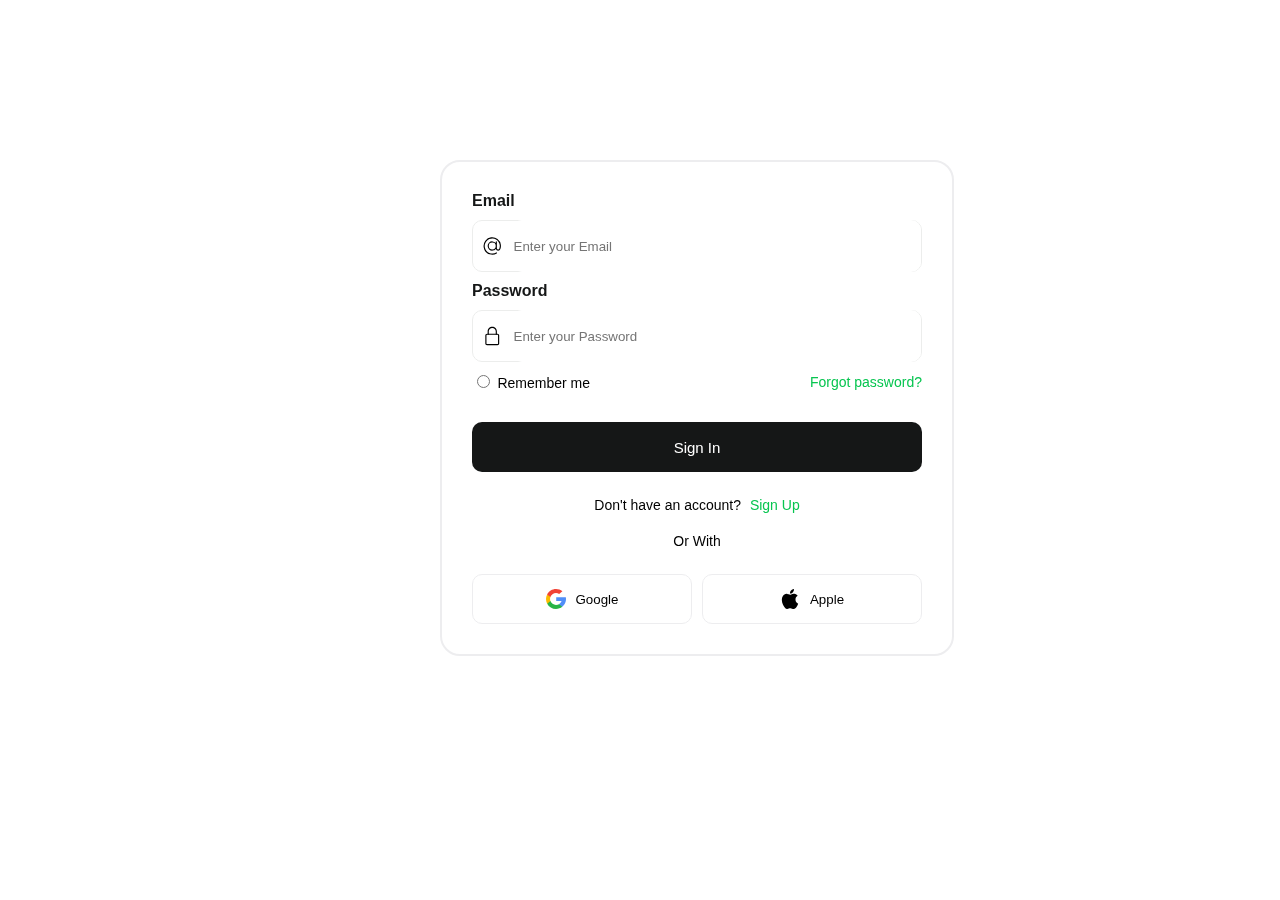
<file: c-log.html>
<!DOCTYPE html>
<html lang="en">
<head>
  <meta charset="UTF-8">
  <meta name="viewport" content="width=device-width, initial-scale=1.0">
  <title>Log-in/sign-in</title>
  <link rel="stylesheet" href="/css/c-log.css">
  <link rel="icon" href="https://i.ibb.co/wSVGnQH/log-in-logo.png" type="icon-x">
</head>
<body>
  <form class="form">
    <div class="flex-column">
      <label>Email </label></div>
      <div class="inputForm">
        <svg xmlns="http://www.w3.org/2000/svg" width="20" viewBox="0 0 32 32" height="20"><g data-name="Layer 3" id="Layer_3"><path d="m30.853 13.87a15 15 0 0 0 -29.729 4.082 15.1 15.1 0 0 0 12.876 12.918 15.6 15.6 0 0 0 2.016.13 14.85 14.85 0 0 0 7.715-2.145 1 1 0 1 0 -1.031-1.711 13.007 13.007 0 1 1 5.458-6.529 2.149 2.149 0 0 1 -4.158-.759v-10.856a1 1 0 0 0 -2 0v1.726a8 8 0 1 0 .2 10.325 4.135 4.135 0 0 0 7.83.274 15.2 15.2 0 0 0 .823-7.455zm-14.853 8.13a6 6 0 1 1 6-6 6.006 6.006 0 0 1 -6 6z"></path></g></svg>
        <input placeholder="Enter your Email" class="input" type="text">
      </div>
    
    <div class="flex-column">
      <label>Password </label></div>
      <div class="inputForm">
        <svg xmlns="http://www.w3.org/2000/svg" width="20" viewBox="-64 0 512 512" height="20"><path d="m336 512h-288c-26.453125 0-48-21.523438-48-48v-224c0-26.476562 21.546875-48 48-48h288c26.453125 0 48 21.523438 48 48v224c0 26.476562-21.546875 48-48 48zm-288-288c-8.8125 0-16 7.167969-16 16v224c0 8.832031 7.1875 16 16 16h288c8.8125 0 16-7.167969 16-16v-224c0-8.832031-7.1875-16-16-16zm0 0"></path><path d="m304 224c-8.832031 0-16-7.167969-16-16v-80c0-52.929688-43.070312-96-96-96s-96 43.070312-96 96v80c0 8.832031-7.167969 16-16 16s-16-7.167969-16-16v-80c0-70.59375 57.40625-128 128-128s128 57.40625 128 128v80c0 8.832031-7.167969 16-16 16zm0 0"></path></svg>        
        <input placeholder="Enter your Password" class="input" type="password">
      </div>
    
    <div class="flex-row">
      <div>
      <input type="radio">
      <label>Remember me </label>
      </div>
      <span class="span">Forgot password?</span>
    </div>
    <button class="button-submit" ><a href="/html/index.html">Sign In</a></button>
    <p class="p">Don't have an account? <span class="span">Sign Up</span>

    </p><p class="p line">Or With</p>

    <div class="flex-row">
      <button class="btn google">
        <svg xml:space="preserve" style="enable-background:new 0 0 512 512;" viewBox="0 0 512 512" y="0px" x="0px" xmlns:xlink="http://www.w3.org/1999/xlink" xmlns="http://www.w3.org/2000/svg" id="Layer_1" width="20" version="1.1">
<path d="M113.47,309.408L95.648,375.94l-65.139,1.378C11.042,341.211,0,299.9,0,256
	c0-42.451,10.324-82.483,28.624-117.732h0.014l57.992,10.632l25.404,57.644c-5.317,15.501-8.215,32.141-8.215,49.456
	C103.821,274.792,107.225,292.797,113.47,309.408z" style="fill:#FBBB00;"></path>
<path d="M507.527,208.176C510.467,223.662,512,239.655,512,256c0,18.328-1.927,36.206-5.598,53.451
	c-12.462,58.683-45.025,109.925-90.134,146.187l-0.014-0.014l-73.044-3.727l-10.338-64.535
	c29.932-17.554,53.324-45.025,65.646-77.911h-136.89V208.176h138.887L507.527,208.176L507.527,208.176z" style="fill:#518EF8;"></path>
<path d="M416.253,455.624l0.014,0.014C372.396,490.901,316.666,512,256,512
	c-97.491,0-182.252-54.491-225.491-134.681l82.961-67.91c21.619,57.698,77.278,98.771,142.53,98.771
	c28.047,0,54.323-7.582,76.87-20.818L416.253,455.624z" style="fill:#28B446;"></path>
<path d="M419.404,58.936l-82.933,67.896c-23.335-14.586-50.919-23.012-80.471-23.012
	c-66.729,0-123.429,42.957-143.965,102.724l-83.397-68.276h-0.014C71.23,56.123,157.06,0,256,0
	C318.115,0,375.068,22.126,419.404,58.936z" style="fill:#F14336;"></path>

</svg>
   
        Google 
        
      </button><button class="btn apple">
<svg xml:space="preserve" style="enable-background:new 0 0 22.773 22.773;" viewBox="0 0 22.773 22.773" y="0px" x="0px" xmlns:xlink="http://www.w3.org/1999/xlink" xmlns="http://www.w3.org/2000/svg" id="Capa_1" width="20" height="20" version="1.1"> <g> <g> <path d="M15.769,0c0.053,0,0.106,0,0.162,0c0.13,1.606-0.483,2.806-1.228,3.675c-0.731,0.863-1.732,1.7-3.351,1.573 c-0.108-1.583,0.506-2.694,1.25-3.561C13.292,0.879,14.557,0.16,15.769,0z"></path> <path d="M20.67,16.716c0,0.016,0,0.03,0,0.045c-0.455,1.378-1.104,2.559-1.896,3.655c-0.723,0.995-1.609,2.334-3.191,2.334 c-1.367,0-2.275-0.879-3.676-0.903c-1.482-0.024-2.297,0.735-3.652,0.926c-0.155,0-0.31,0-0.462,0 c-0.995-0.144-1.798-0.932-2.383-1.642c-1.725-2.098-3.058-4.808-3.306-8.276c0-0.34,0-0.679,0-1.019 c0.105-2.482,1.311-4.5,2.914-5.478c0.846-0.52,2.009-0.963,3.304-0.765c0.555,0.086,1.122,0.276,1.619,0.464 c0.471,0.181,1.06,0.502,1.618,0.485c0.378-0.011,0.754-0.208,1.135-0.347c1.116-0.403,2.21-0.865,3.652-0.648 c1.733,0.262,2.963,1.032,3.723,2.22c-1.466,0.933-2.625,2.339-2.427,4.74C17.818,14.688,19.086,15.964,20.67,16.716z"></path> </g></g></svg>

        Apple 
        
</button></div></form>
</body>
</html>
</file>
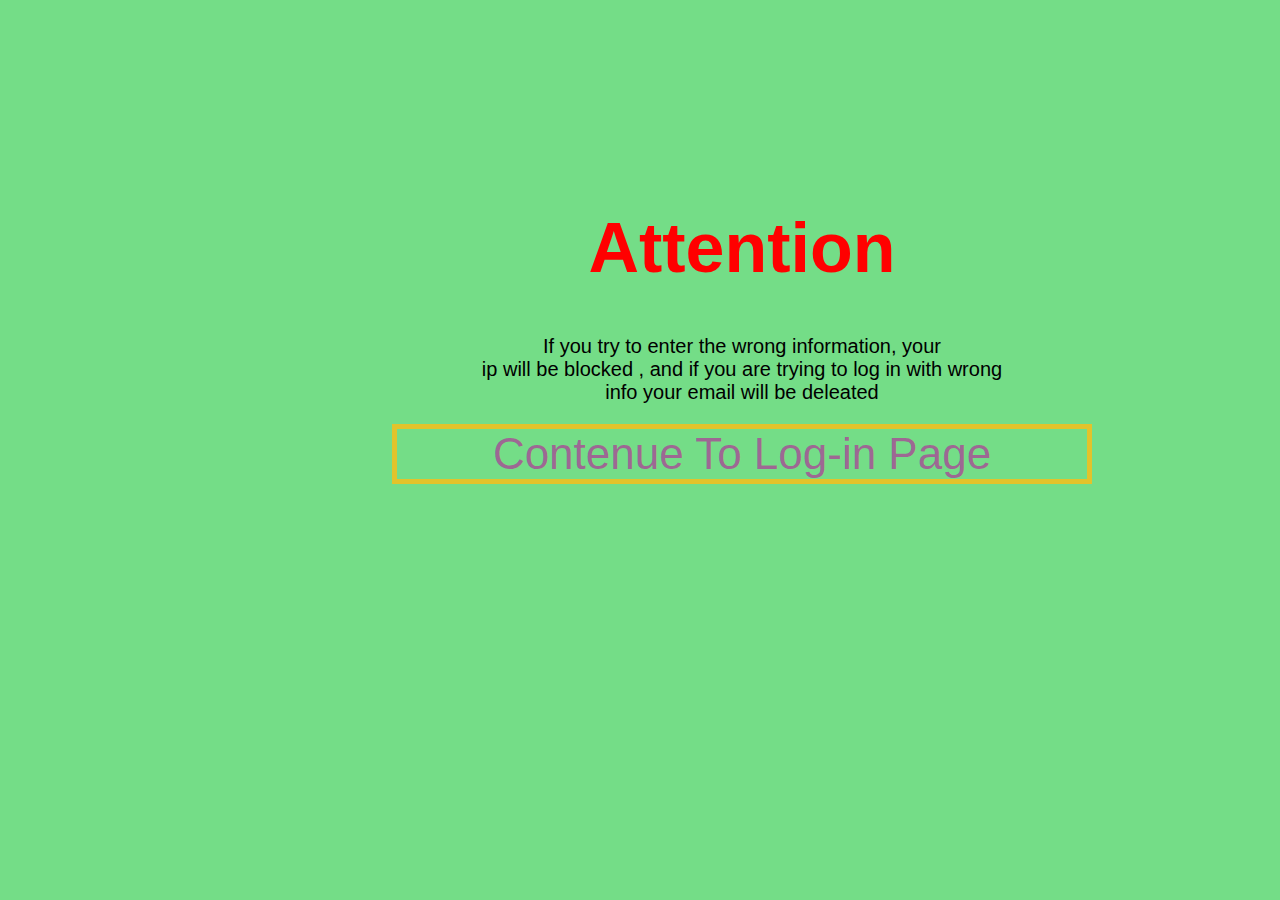
<file: log.html>
<!DOCTYPE html>
<html lang="en">
<head>
    <meta charset="UTF-8">
    <meta name="viewport" content="width=device-width, initial-scale=1.0">
    <title>Log-in</title>
    <link rel="stylesheet" href="/css/log.css">
</head>
<body>

    
    
<section>
    <div id="main">
        <div id="caution">
            <h1>Attention</h1>
            <p>If  you try to enter the wrong information, your <br> ip will be blocked , and if you are trying to log in with wrong <br> info your email will be deleated</p>
            <a href="c-log.html">Contenue To Log-in Page</a>
        </div>
    </div>
</section>



</body>
</html>
</file>
<file: css/c-log.css>
body {
  background-image: url(https://i.ibb.co/3Sgj6yq/spider-man.jpg);
  background-repeat: no-repeat;
  background-size: cover;
  font-size: 1rem;

}

.form {
  display: flex;
  flex-direction: column;
  gap: 10px;
  background-color: transparent;
   backdrop-filter: blur(2px);
   border: #ededef 2px solid;
  padding: 30px;
  width: 450px;
  border-radius: 20px;
  font-family: -apple-system, BlinkMacSystemFont, 'Segoe UI', Roboto, Oxygen, Ubuntu, Cantarell, 'Open Sans', 'Helvetica Neue', sans-serif;
margin-left: 27rem;
margin-top: 10rem;
}

::placeholder {
  font-family: -apple-system, BlinkMacSystemFont, 'Segoe UI', Roboto, Oxygen, Ubuntu, Cantarell, 'Open Sans', 'Helvetica Neue', sans-serif;
}

.form button {
  align-self: flex-end;
}

.flex-column > label {
  color: #151717;
  font-weight: 600;
}

.inputForm {
  border: 1.5px solid #ecedec;
  border-radius: 10px;
  height: 50px;
  display: flex;
  align-items: center;
  padding-left: 10px;
  transition: 0.2s ease-in-out;
}

.input {
  margin-left: 10px;
  border-radius: 10px;
  border: none;
  width: 100%;
  height: 100%;
}

.input:focus {
  outline: none;
}

.inputForm:focus-within {
  border: 1.5px solid #2d79f3;
}

.flex-row {
  display: flex;
  flex-direction: row;
  align-items: center;
  gap: 10px;
  justify-content: space-between;
}

.flex-row > div > label {
  font-size: 14px;
  color: black;
  font-weight: 400;
}

.span {
  font-size: 14px;
  margin-left: 5px;
  color: #07c550;
  font-weight: 500;
  cursor: pointer;
}

.button-submit {
  margin: 20px 0 10px 0;
  background-color: #151717;
  border: none;
  color: white;
  font-size: 15px;
  font-weight: 500;
  border-radius: 10px;
  height: 50px;
  width: 100%;
  cursor: pointer;
}

.p {
  text-align: center;
  color: black;
  font-size: 14px;
  margin: 5px 0;
}

.btn {
  margin-top: 10px;
  width: 100%;
  height: 50px;
  border-radius: 10px;
  display: flex;
  justify-content: center;
  align-items: center;
  font-weight: 500;
  gap: 10px;
  border: 1px solid #ededef;
  background-color: white;
  cursor: pointer;
  transition: 0.2s ease-in-out;
}

.btn:hover {
  border: 1px solid #2d79f3;
  ;
}

a{
color: white;
text-decoration: none;

}
</file>
<file: css/log.css>
body{
    font-family: 'Gill Sans', 'Gill Sans MT', Calibri, 'Trebuchet MS', sans-serif;
    background-color: rgba(23, 198, 55, 0.599);
}


/*sectio background*/


section div{
    height: 500px;
    
    
    width: 700px;
    margin-top: 13rem;
    margin-left: 12rem;
    
    

}

div #caution{
    justify-content: center;
}


div #caution h1{
    color: rgb(255, 0, 0);
    font-size: 70px;
    text-align: center;
    
}

div #caution p{
    text-align: center;
    justify-content: center;
    font-size: 20px;
}

div #caution a{
    text-align: center;
    justify-content: center;
    text-decoration: dashed;
    font-size: 44px;
    color: rgba(189, 13, 157, 0.584);
    display: flex;
    border: 5px rgb(226, 195, 43) solid;
}


a :hover{
    display: flex;
    box-shadow: 2px black;
    
}
</file>
